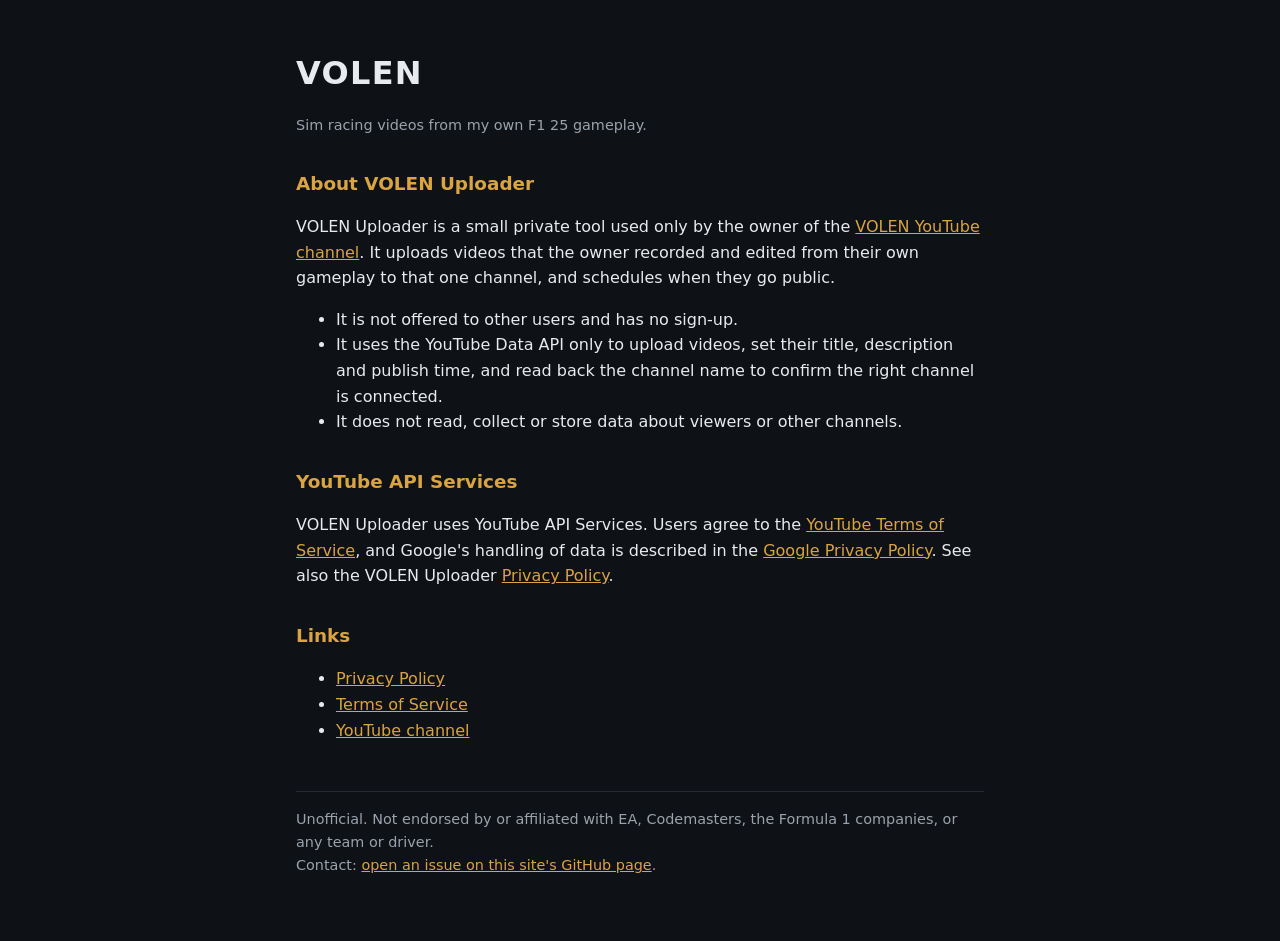
<file: index.html>
<!doctype html>
<html lang="en">
<head>
<meta charset="utf-8">
<meta name="viewport" content="width=device-width, initial-scale=1">
<title>VOLEN Uploader</title>
<meta name="description" content="VOLEN Uploader uploads VOLEN's own sim racing videos to the VOLEN YouTube channel.">
<link rel="stylesheet" href="style.css">
</head>
<body>
<main>
  <h1>VOLEN</h1>
  <p class="muted">Sim racing videos from my own F1 25 gameplay.</p>

  <h2>About VOLEN Uploader</h2>
  <p>VOLEN Uploader is a small private tool used only by the owner of the
  <a href="https://www.youtube.com/@volenracing">VOLEN YouTube channel</a>.
  It uploads videos that the owner recorded and edited from their own gameplay
  to that one channel, and schedules when they go public.</p>
  <ul>
    <li>It is not offered to other users and has no sign-up.</li>
    <li>It uses the YouTube Data API only to upload videos, set their title,
    description and publish time, and read back the channel name to confirm the right channel is connected.</li>
    <li>It does not read, collect or store data about viewers or other channels.</li>
  </ul>

  <h2>YouTube API Services</h2>
  <p>VOLEN Uploader uses YouTube API Services. Users agree to the
  <a href="https://www.youtube.com/t/terms">YouTube Terms of Service</a>, and Google's handling of data is described in the
  <a href="https://policies.google.com/privacy">Google Privacy Policy</a>.
  See also the VOLEN Uploader <a href="privacy.html">Privacy Policy</a>.</p>

  <h2>Links</h2>
  <ul>
    <li><a href="privacy.html">Privacy Policy</a></li>
    <li><a href="terms.html">Terms of Service</a></li>
    <li><a href="https://www.youtube.com/@volenracing">YouTube channel</a></li>
  </ul>

  <footer class="muted">
    Unofficial. Not endorsed by or affiliated with EA, Codemasters, the Formula 1 companies, or any team or driver.<br>
    Contact: <a href="https://github.com/leejh9674-rgb/leejh9674-rgb.github.io/issues">open an issue on this site's GitHub page</a>.
  </footer>
</main>
</body>
</html>
</file>
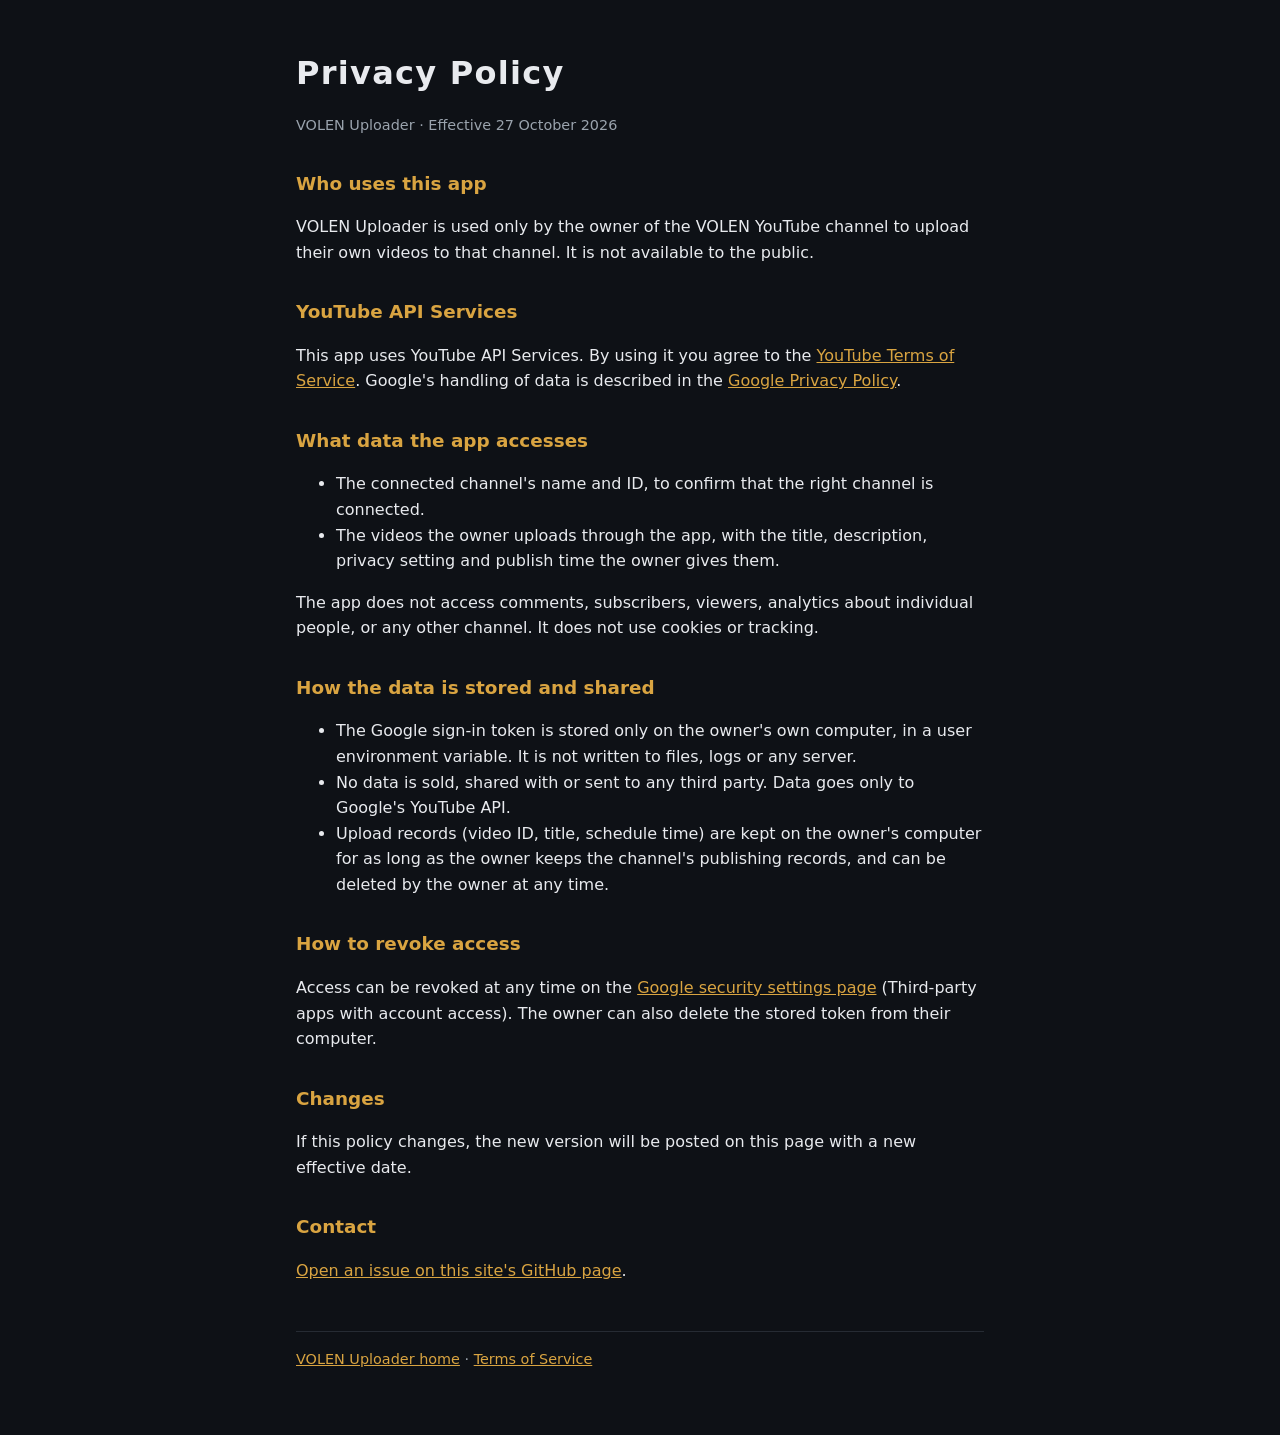
<file: privacy.html>
<!doctype html>
<html lang="en">
<head>
<meta charset="utf-8">
<meta name="viewport" content="width=device-width, initial-scale=1">
<title>VOLEN Uploader Privacy</title>
<meta name="description" content="Privacy Policy for VOLEN Uploader.">
<link rel="stylesheet" href="style.css">
</head>
<body>
<main>
  <h1>Privacy Policy</h1>
  <p class="muted">VOLEN Uploader · Effective 27 October 2026</p>

  <h2>Who uses this app</h2>
  <p>VOLEN Uploader is used only by the owner of the VOLEN YouTube channel to upload
  their own videos to that channel. It is not available to the public.</p>

  <h2>YouTube API Services</h2>
  <p>This app uses YouTube API Services. By using it you agree to the
  <a href="https://www.youtube.com/t/terms">YouTube Terms of Service</a>.
  Google's handling of data is described in the
  <a href="https://policies.google.com/privacy">Google Privacy Policy</a>.</p>

  <h2>What data the app accesses</h2>
  <ul>
    <li>The connected channel's name and ID, to confirm that the right channel is connected.</li>
    <li>The videos the owner uploads through the app, with the title, description,
    privacy setting and publish time the owner gives them.</li>
  </ul>
  <p>The app does not access comments, subscribers, viewers, analytics about individual people,
  or any other channel. It does not use cookies or tracking.</p>

  <h2>How the data is stored and shared</h2>
  <ul>
    <li>The Google sign-in token is stored only on the owner's own computer, in a user environment variable.
    It is not written to files, logs or any server.</li>
    <li>No data is sold, shared with or sent to any third party. Data goes only to Google's YouTube API.</li>
    <li>Upload records (video ID, title, schedule time) are kept on the owner's computer for as long as the
    owner keeps the channel's publishing records, and can be deleted by the owner at any time.</li>
  </ul>

  <h2>How to revoke access</h2>
  <p>Access can be revoked at any time on the
  <a href="https://security.google.com/settings/security/permissions">Google security settings page</a>
  (Third-party apps with account access). The owner can also delete the stored token from their computer.</p>

  <h2>Changes</h2>
  <p>If this policy changes, the new version will be posted on this page with a new effective date.</p>

  <h2>Contact</h2>
  <p><a href="https://github.com/leejh9674-rgb/leejh9674-rgb.github.io/issues">Open an issue on this site's GitHub page</a>.</p>

  <footer class="muted"><a href="index.html">VOLEN Uploader home</a> · <a href="terms.html">Terms of Service</a></footer>
</main>
</body>
</html>
</file>
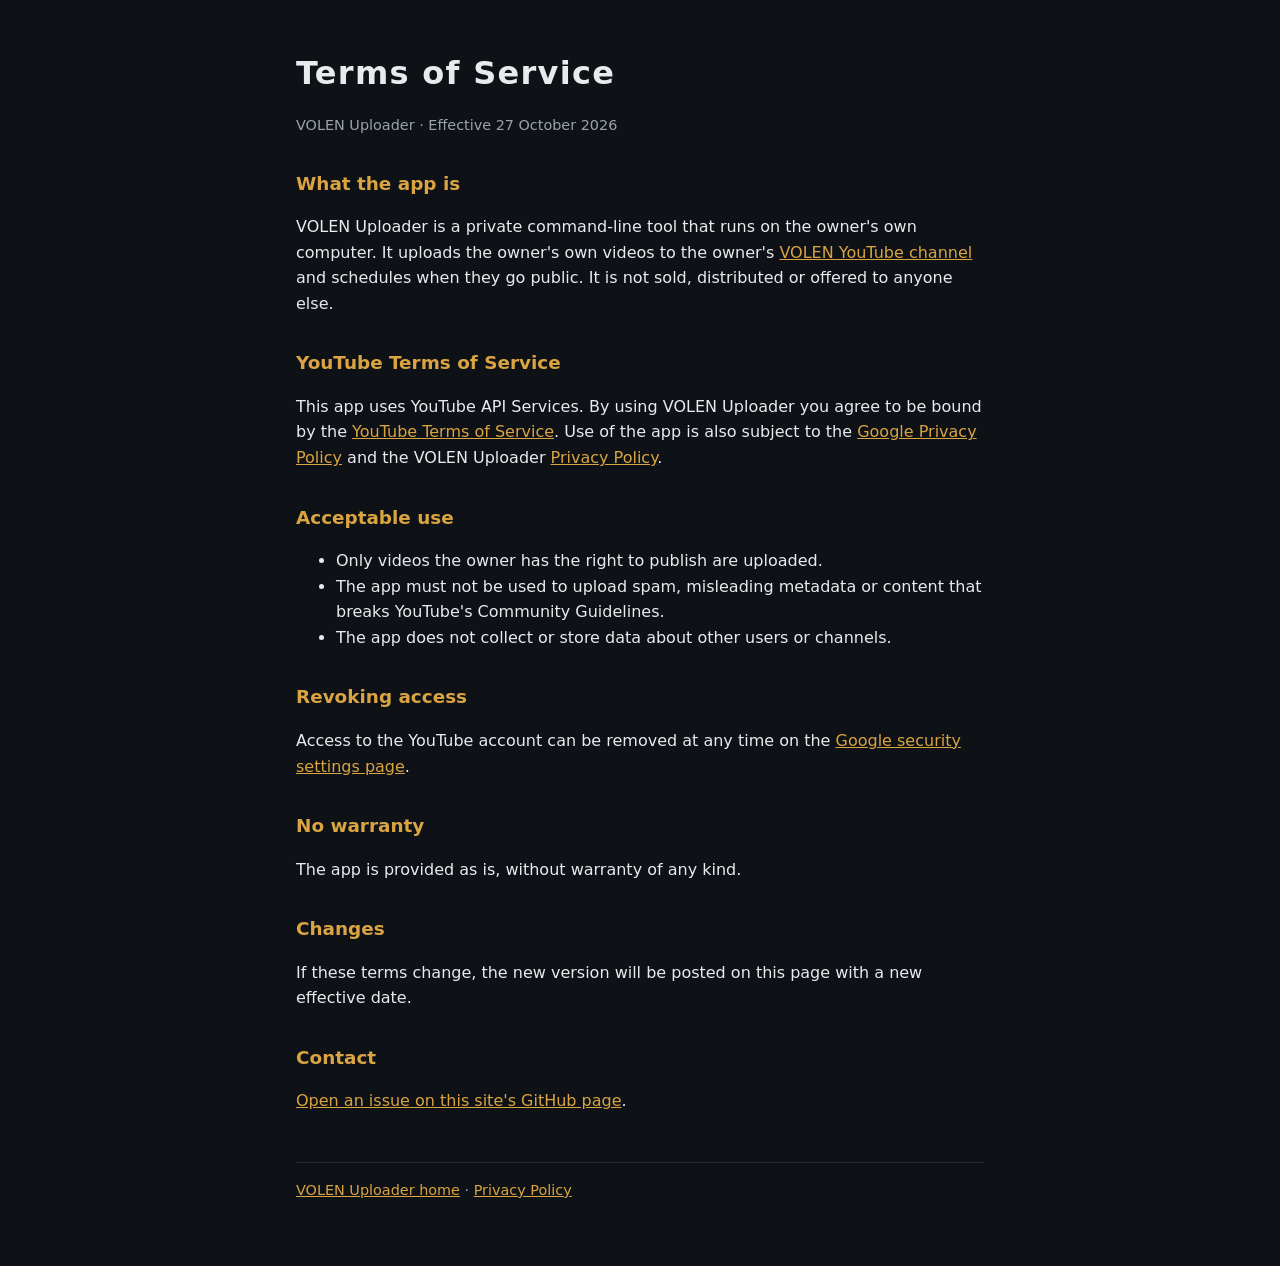
<file: terms.html>
<!doctype html>
<html lang="en">
<head>
<meta charset="utf-8">
<meta name="viewport" content="width=device-width, initial-scale=1">
<title>VOLEN Uploader Terms</title>
<meta name="description" content="Terms of Service for VOLEN Uploader.">
<link rel="stylesheet" href="style.css">
</head>
<body>
<main>
  <h1>Terms of Service</h1>
  <p class="muted">VOLEN Uploader · Effective 27 October 2026</p>

  <h2>What the app is</h2>
  <p>VOLEN Uploader is a private command-line tool that runs on the owner's own computer.
  It uploads the owner's own videos to the owner's
  <a href="https://www.youtube.com/@volenracing">VOLEN YouTube channel</a> and schedules when they go public.
  It is not sold, distributed or offered to anyone else.</p>

  <h2>YouTube Terms of Service</h2>
  <p>This app uses YouTube API Services. By using VOLEN Uploader you agree to be bound by the
  <a href="https://www.youtube.com/t/terms">YouTube Terms of Service</a>.
  Use of the app is also subject to the <a href="https://policies.google.com/privacy">Google Privacy Policy</a>
  and the VOLEN Uploader <a href="privacy.html">Privacy Policy</a>.</p>

  <h2>Acceptable use</h2>
  <ul>
    <li>Only videos the owner has the right to publish are uploaded.</li>
    <li>The app must not be used to upload spam, misleading metadata or content that breaks YouTube's Community Guidelines.</li>
    <li>The app does not collect or store data about other users or channels.</li>
  </ul>

  <h2>Revoking access</h2>
  <p>Access to the YouTube account can be removed at any time on the
  <a href="https://security.google.com/settings/security/permissions">Google security settings page</a>.</p>

  <h2>No warranty</h2>
  <p>The app is provided as is, without warranty of any kind.</p>

  <h2>Changes</h2>
  <p>If these terms change, the new version will be posted on this page with a new effective date.</p>

  <h2>Contact</h2>
  <p><a href="https://github.com/leejh9674-rgb/leejh9674-rgb.github.io/issues">Open an issue on this site's GitHub page</a>.</p>

  <footer class="muted"><a href="index.html">VOLEN Uploader home</a> · <a href="privacy.html">Privacy Policy</a></footer>
</main>
</body>
</html>
</file>
<file: style.css>
:root { --bg: #0e1116; --fg: #e8eaee; --muted: #9aa3ad; --accent: #d9a441; }
* { box-sizing: border-box; }
body { margin: 0; background: var(--bg); color: var(--fg); font: 16px/1.6 system-ui, -apple-system, "Segoe UI", sans-serif; }
main { max-width: 720px; margin: 0 auto; padding: 48px 16px 64px; }
h1 { font-size: 2rem; margin: 0 0 8px; letter-spacing: 0.04em; }
h2 { font-size: 1.15rem; margin: 32px 0 8px; color: var(--accent); }
p, li { color: var(--fg); }
.muted { color: var(--muted); font-size: 0.9rem; }
a { color: var(--accent); }
footer { margin-top: 48px; border-top: 1px solid #262b33; padding-top: 16px; }
</file>
